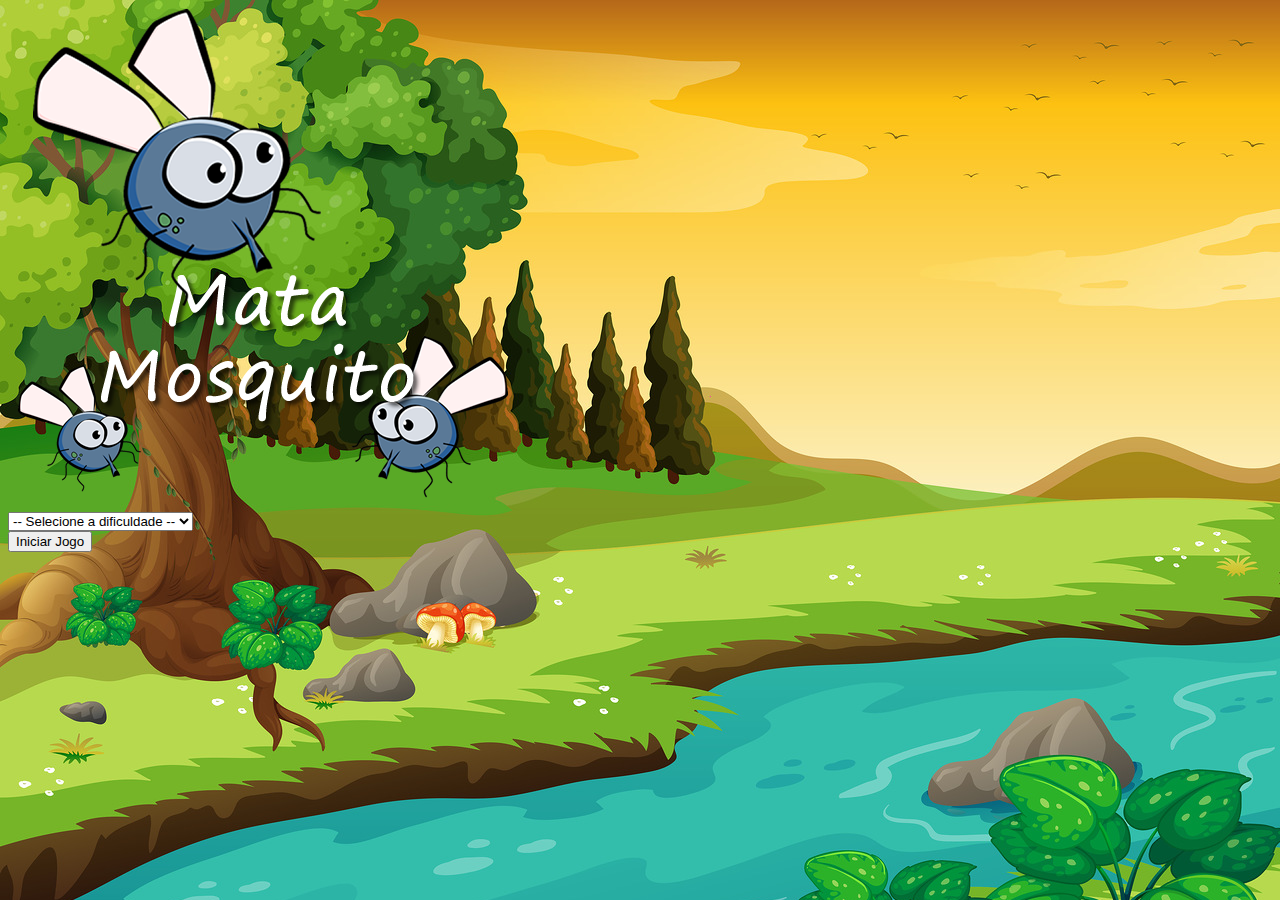
<file: index.html>
<!DOCTYPE html>
<html lang="pt-br">
  <head>
    <meta charset="UTF-8">
    <meta http-equiv="X-UA-Compatible" content="IE=edge">
    <meta name="viewport" content="width=device-width, initial-scale=1.0">
    <title>Mata Mosquito</title>
    <link href="https://cdn.jsdelivr.net/npm/bootstrap@5.1.3/dist/css/bootstrap.min.css" rel="stylesheet" integrity="sha384-1BmE4kWBq78iYhFldvKuhfTAU6auU8tT94WrHftjDbrCEXSU1oBoqyl2QvZ6jIW3" crossorigin="anonymous">
    <link rel="stylesheet" href="style.css">
    <script>
      function iniciarJogo() {
        var nivel = document.getElementById('nivel').value
        if (nivel === '') {
          alert('Selecione um nível para iniciar o jogo');
          return false;
        }

        window.location.href = 'app.html?' + nivel;
      }

    </script>
  </head>
  <body>
    <div class="container">
      <div class="row">
        <div class="col">
          <div class="d-flex justify-content-center">
            <img src="images/game.png" alt="">
          </div>
        </div>
      </div>

      <div class="row">
        <div class="col">
          <div class="d-flex justify-content-center">
            <div class="mb-3">
              <select class="form-control" id="nivel">
                <option value="">-- Selecione a dificuldade --</option>
                <option value="facil">Fácil</option>
                <option value="normal">Normal</option>
                <option value="dificil">Difícil</option>
              </select>
            </div>
          </div>
        </div>
      </div>

      <div class="row">
        <div class="col">
          <div class="d-flex justify-content-center">
            <button type="button" class="btn btn-danger btn-lg" onclick="iniciarJogo()"">Iniciar Jogo</button>
          </div>
        </div>
      </div>
    </div>
  </body>
</html>
</file>
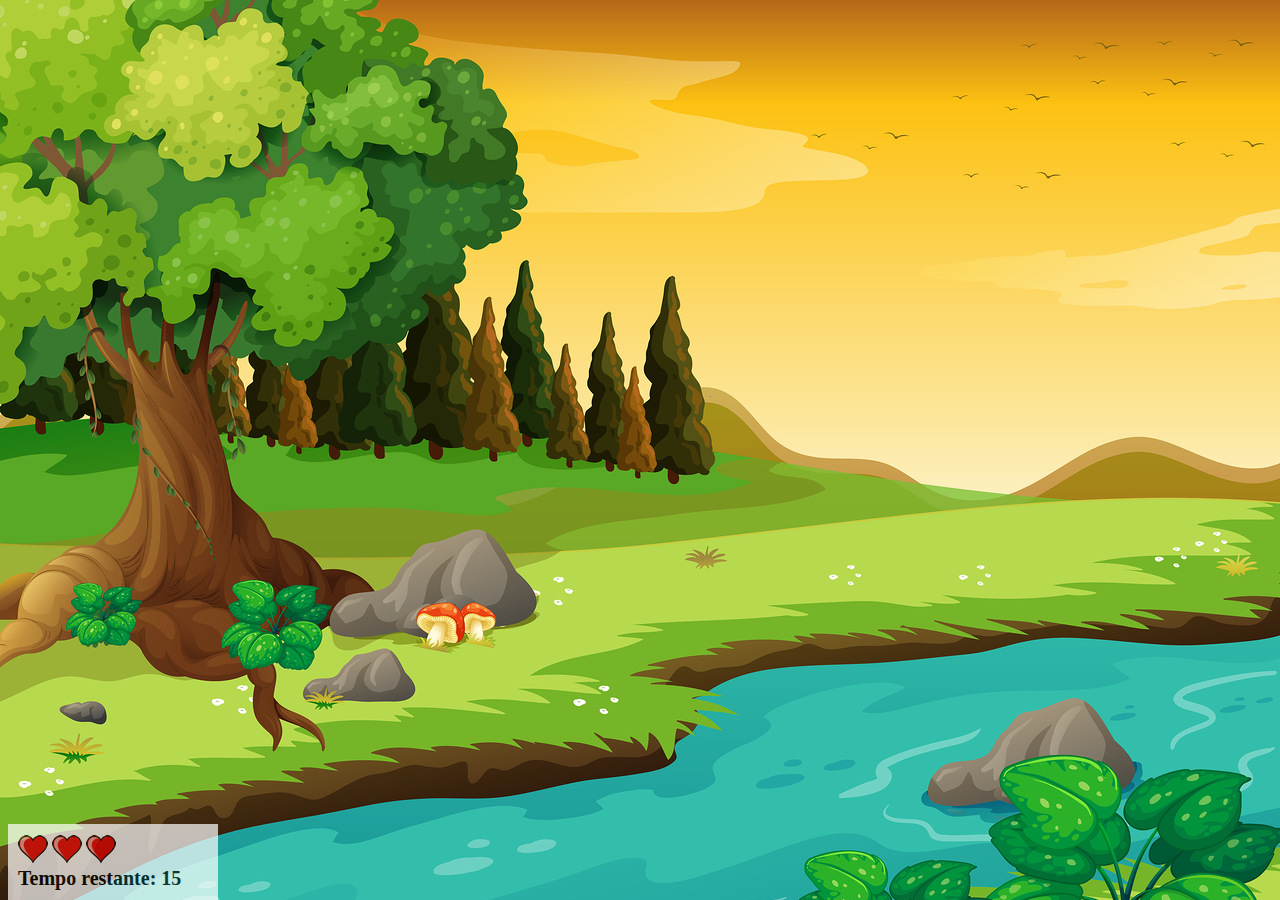
<file: app.html>
<!DOCTYPE html>
<html lang="pt-br">
  <head>
    <meta charset="UTF-8">
    <meta http-equiv="X-UA-Compatible" content="IE=edge">
    <meta name="viewport" content="width=device-width, initial-scale=1.0">
    <title>Mata Mosquito</title>
    <link rel="stylesheet" href="style.css">
    <script src="main.js"></script>
  </head>
  <body onresize="ajustaTamanhoPalcoJogo()">
    <div class="painel">
      <div class="vidas">
        <img id="v1" src="images/coracao_cheio.png" alt="">
        <img id="v2" src="images/coracao_cheio.png" alt="">
        <img id="v3" src="images/coracao_cheio.png" alt="">
      </div>
      <div class="cronometro">
        Tempo restante: <span id="cronometro"></span>
      </div>
    </div>

  </body>
  <script>
    document.getElementById('cronometro').innerHTML = tempo;

    var criaMosquito = setInterval(function() {
      posicaoRandomica()
    }, criaMosquitoTempo)
  </script>
</html>
</file>
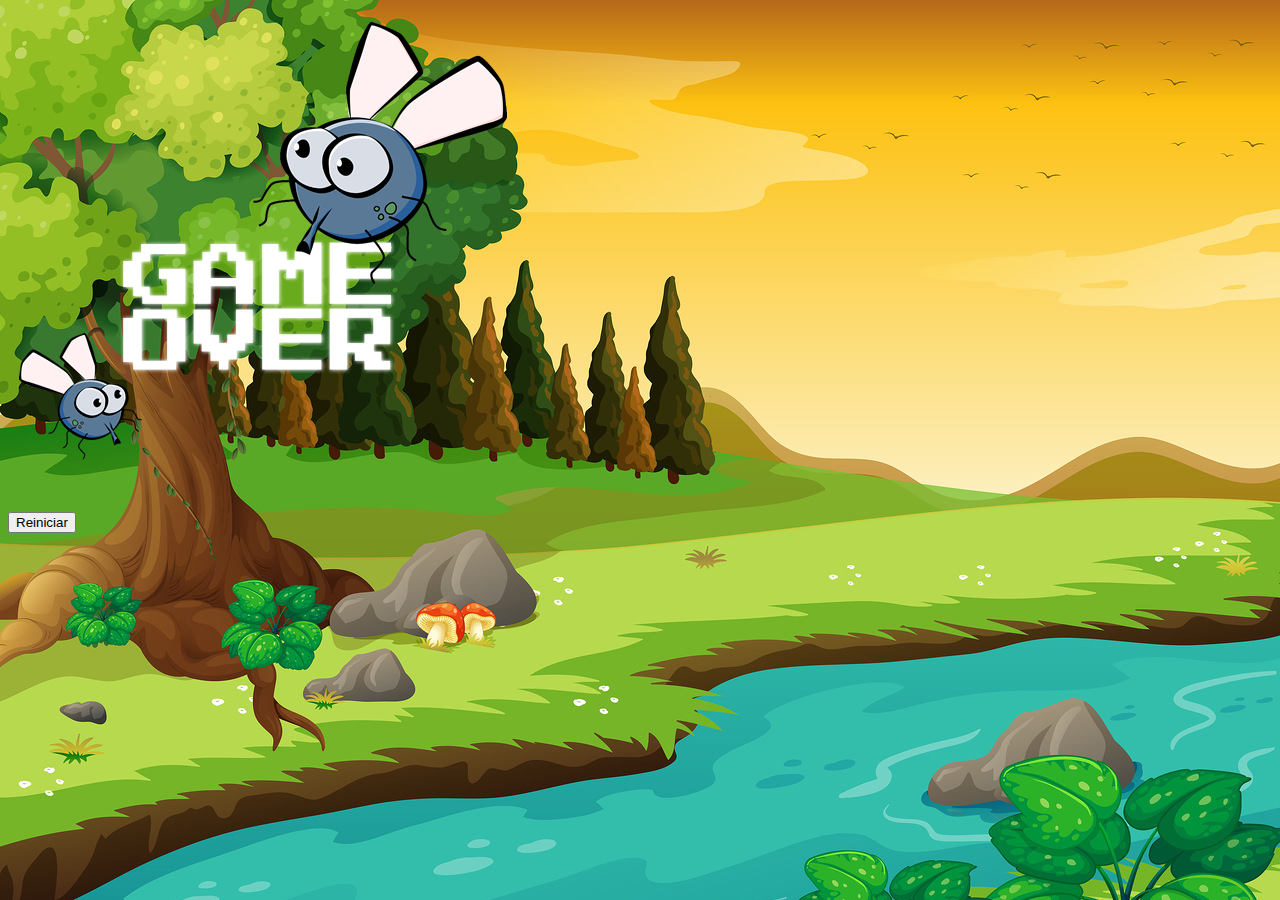
<file: fim_de_jogo.html>
<!DOCTYPE html>
<html lang="pt-br">
  <head>
    <meta charset="UTF-8">
    <meta http-equiv="X-UA-Compatible" content="IE=edge">
    <meta name="viewport" content="width=device-width, initial-scale=1.0">
    <title>Game Over</title>
    <link href="https://cdn.jsdelivr.net/npm/bootstrap@5.1.3/dist/css/bootstrap.min.css" rel="stylesheet" integrity="sha384-1BmE4kWBq78iYhFldvKuhfTAU6auU8tT94WrHftjDbrCEXSU1oBoqyl2QvZ6jIW3" crossorigin="anonymous">
    <link rel="stylesheet" href="style.css">
  </head>
  <body>
    <div class="container">
      <div class="row">
        <div class="col">
          <div class="d-flex justify-content-center">
            <img src="images/game_over.png" alt="">
          </div>
        </div>
      </div>
      <div class="row">
        <div class="col">
          <div class="d-flex justify-content-center">
            <button type="button" class="btn btn-dark btn-lg" onclick="window.location.href = 'index.html'"">Reiniciar</button>
          </div>
        </div>
      </div>
    </div>
  </body>
</html>
</file>
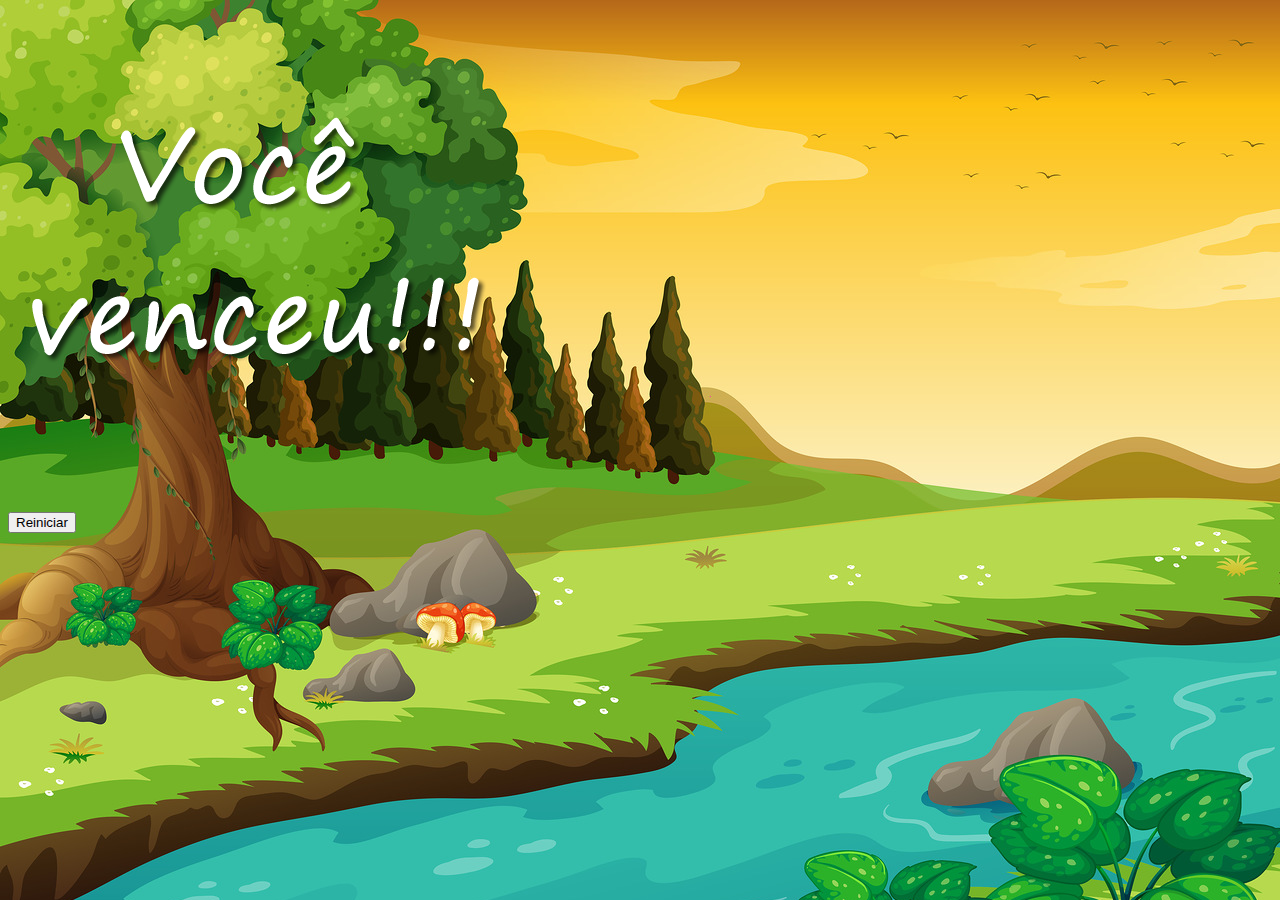
<file: vitoria.html>
<!DOCTYPE html>
<html lang="pt-br">
  <head>
    <meta charset="UTF-8">
    <meta http-equiv="X-UA-Compatible" content="IE=edge">
    <meta name="viewport" content="width=device-width, initial-scale=1.0">
    <title>Vitória</title>
    <link href="https://cdn.jsdelivr.net/npm/bootstrap@5.1.3/dist/css/bootstrap.min.css" rel="stylesheet" integrity="sha384-1BmE4kWBq78iYhFldvKuhfTAU6auU8tT94WrHftjDbrCEXSU1oBoqyl2QvZ6jIW3" crossorigin="anonymous">
    <link rel="stylesheet" href="style.css">
  </head>
  <body>
    <div class="container">
      <div class="row">
        <div class="col">
          <div class="d-flex justify-content-center">
            <img src="images/vitoria.png" alt="">
          </div>
        </div>
      </div>
      <div class="row">
        <div class="col">
          <div class="d-flex justify-content-center">
            <button type="button" class="btn btn-dark btn-lg" onclick="window.location.href = 'index.html'"">Reiniciar</button>
          </div>
        </div>
      </div>
    </div>
  </body>
</html>
</file>
<file: style.css>
html {
  cursor: url(images/mata_mosca.png) 30 30, auto;
}

body {
  background-image: url(images/bg.jpg);
  background-repeat: no-repeat;
}

.mosquito1 {
  width: 50px;
}

.mosquito2 {
  width: 70px;
}

.mosquito3 {
  width: 90px;
}

.ladoA {
  transform: scaleX(1);
}

.ladoA {
  transform: scaleX(-1);
}

.painel {
  position: absolute;
  width: 190px;
  padding: 10px;
  bottom: 0px;
  border-top: solid 1px #fff;
  background-color: #fff;
  opacity: 0.7;
}

.vidas {
  float: left;
}

.cronometro {
  float: left;
  font-size: 20px;
  font-weight: bold;
}
</file>
